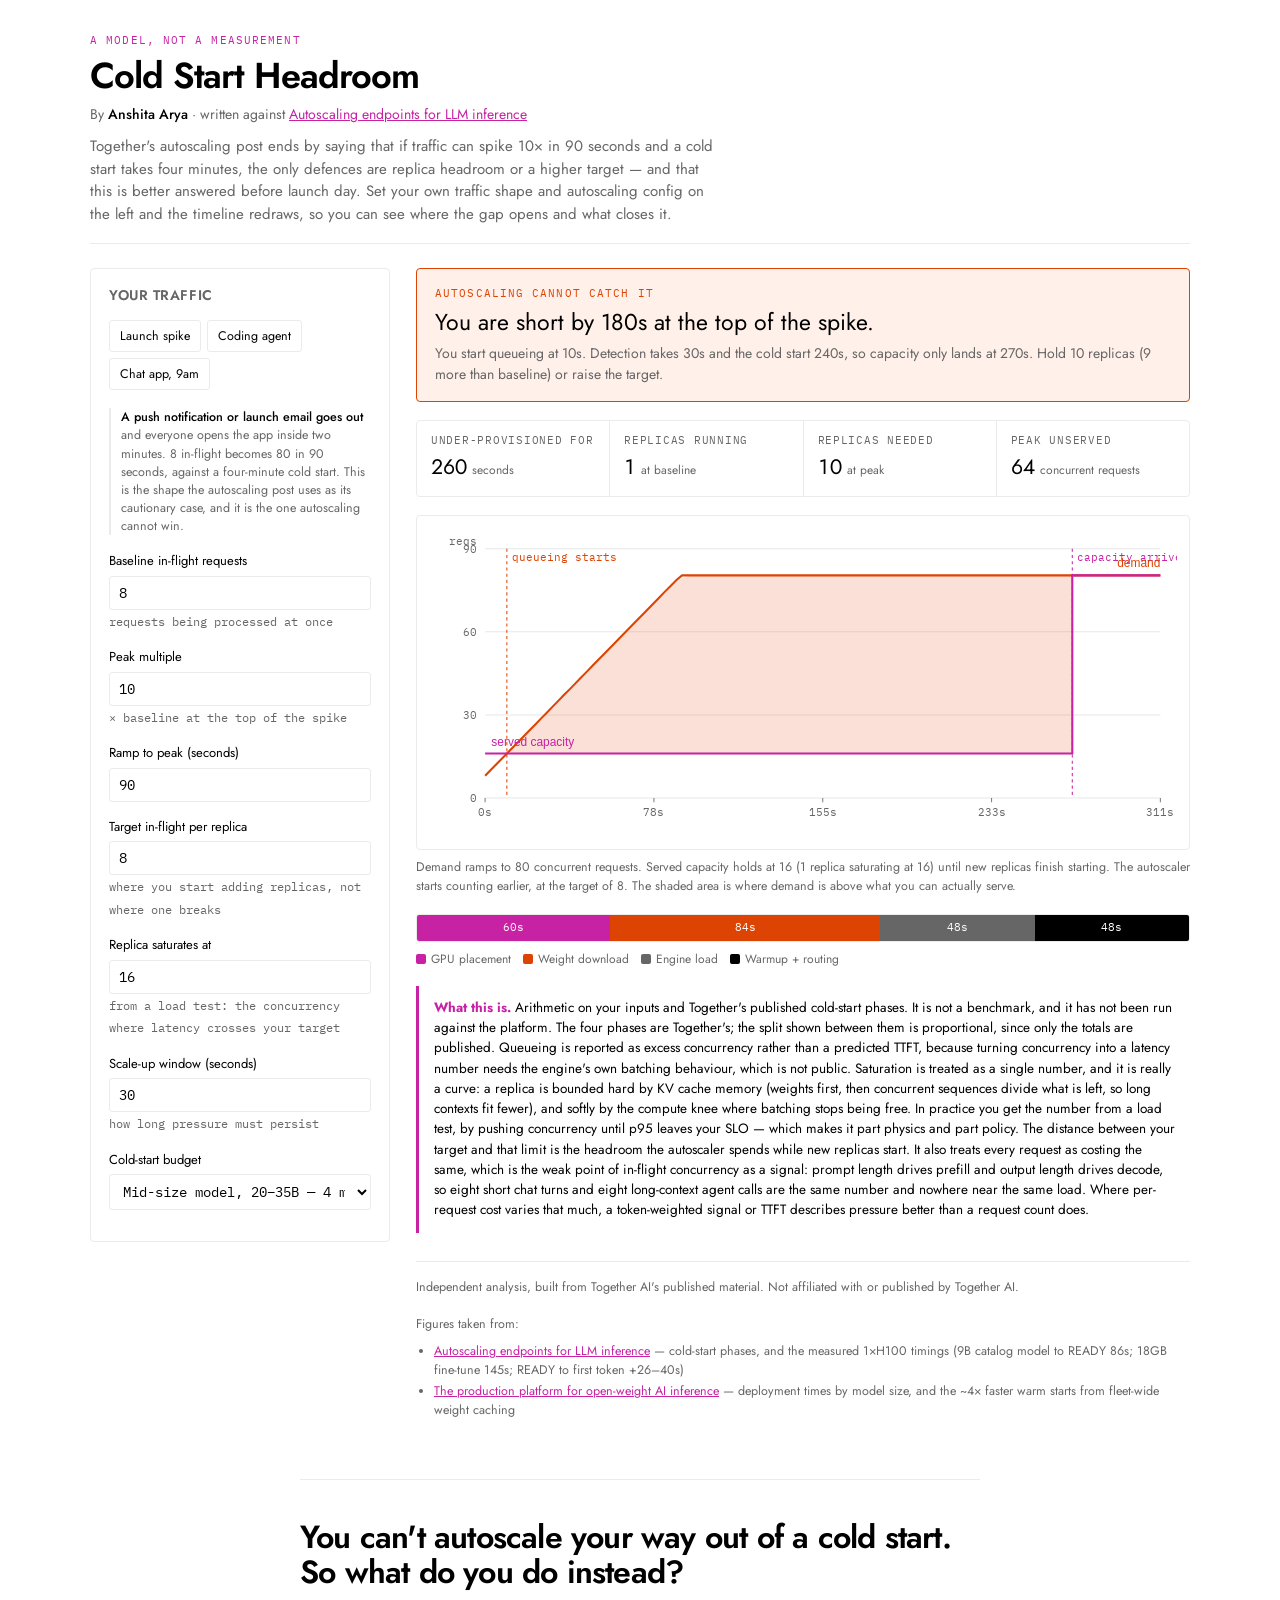
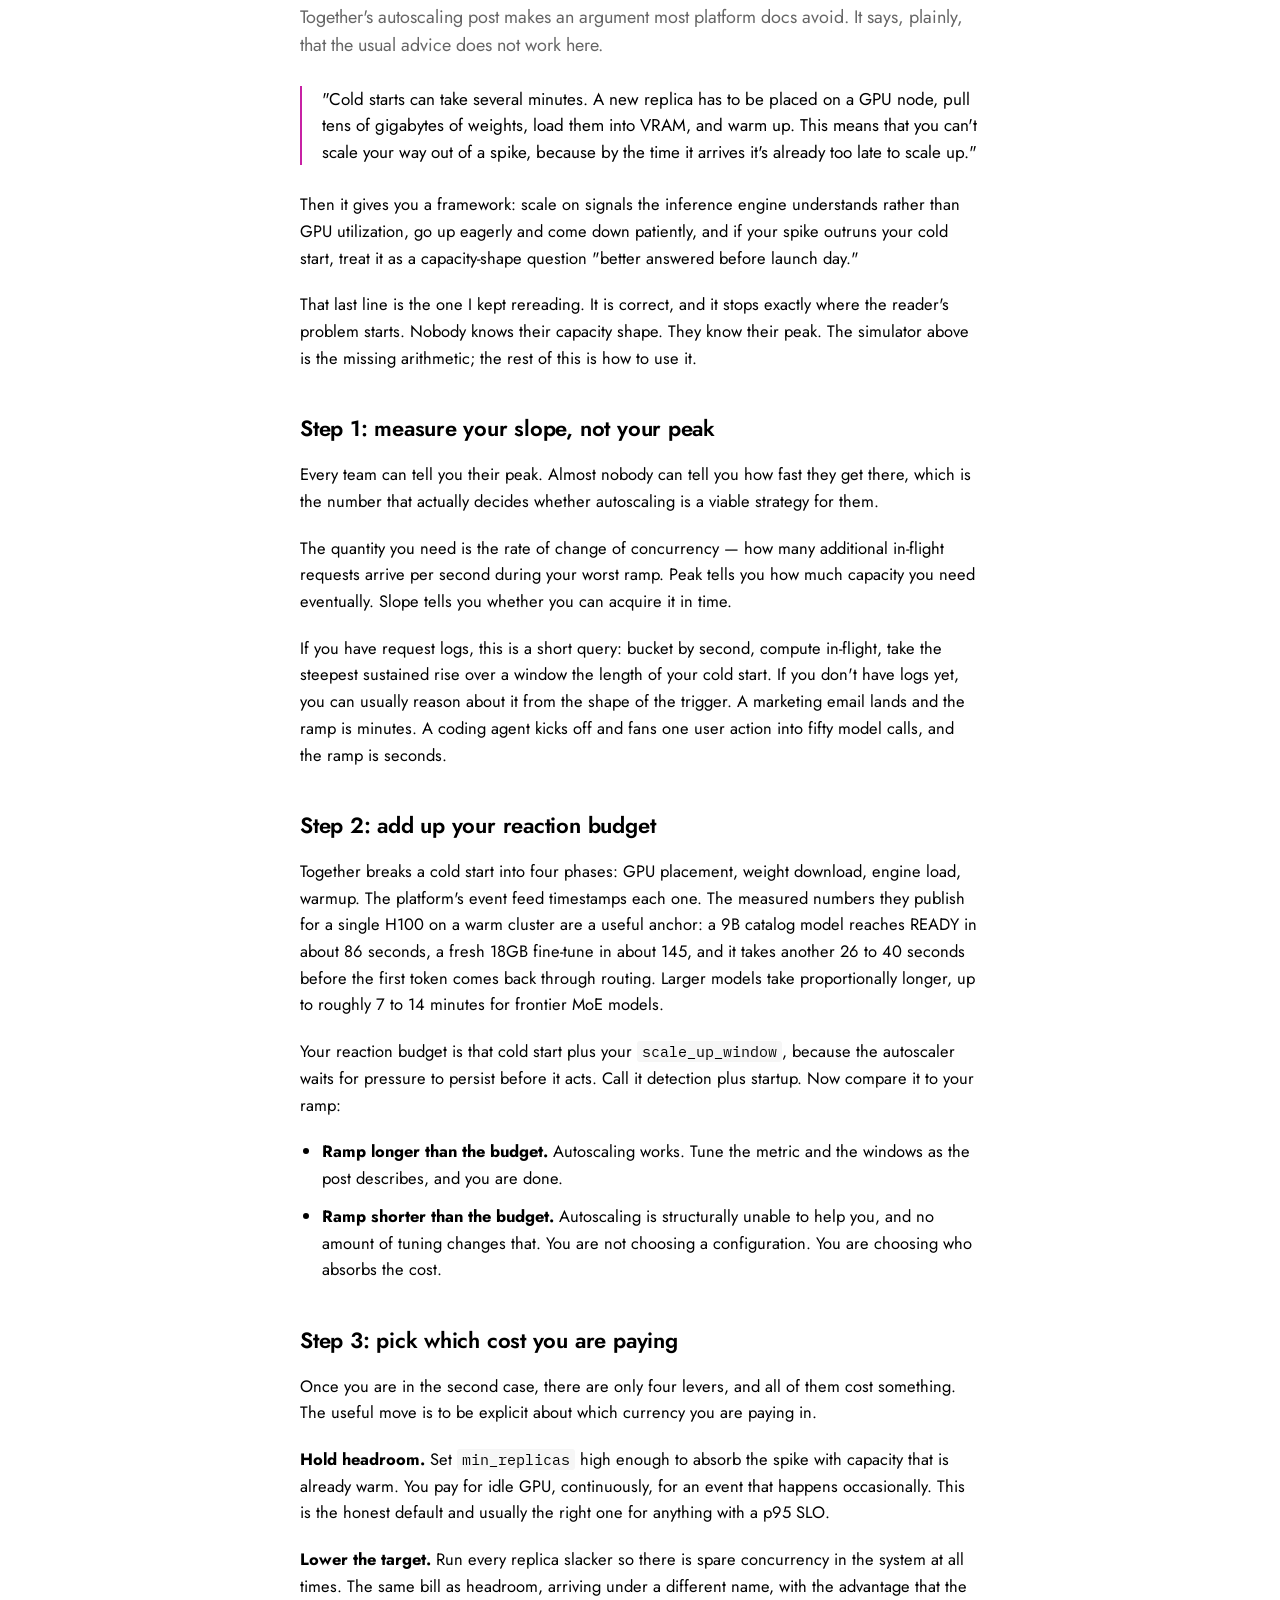
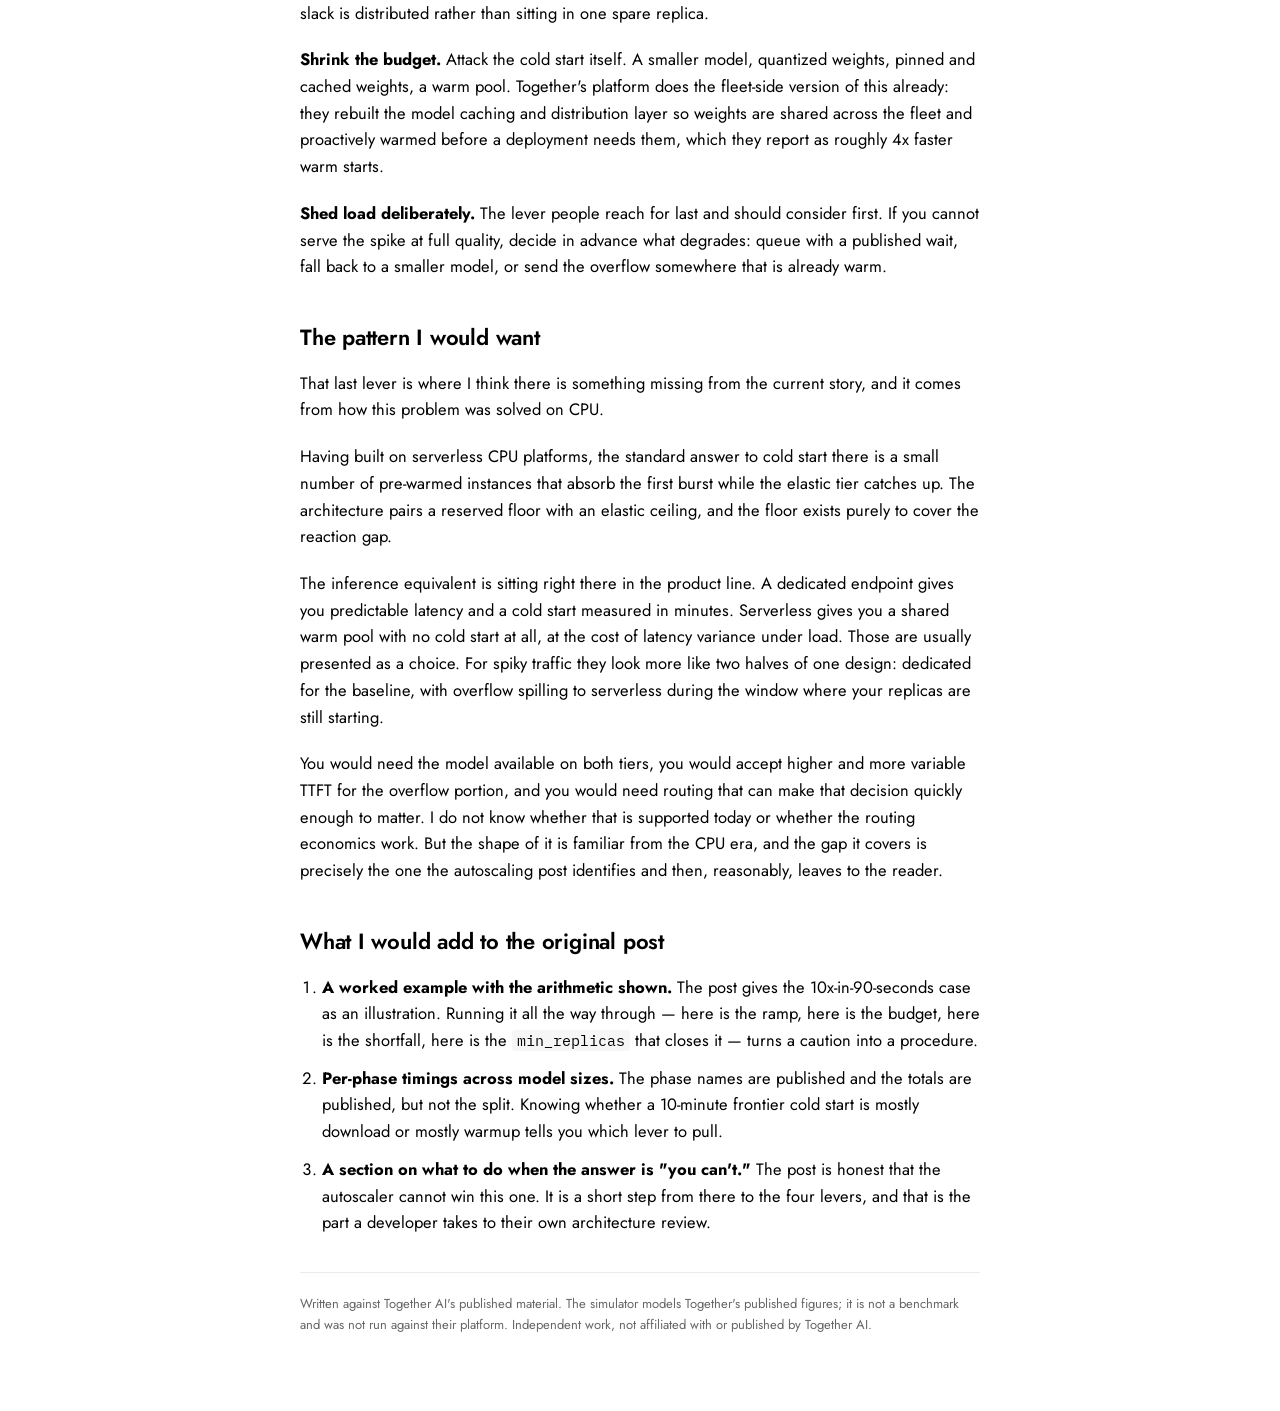
<file: sections/Cold Start Headroom.html>
<!doctype html><html><head><meta charset=utf8><meta name=viewport content="width=device-width,initial-scale=1,viewport-fit=cover"><style>:root{color-scheme:light;box-sizing:border-box;padding-top:env(safe-area-inset-top,0px);padding-bottom:env(safe-area-inset-bottom,0px)}html{scroll-padding-top:env(safe-area-inset-top,0px)}body{margin:0;padding:0;font:14px -apple-system,BlinkMacSystemFont,sans-serif;background:#fff;color:#000}img{max-width:100%}[hidden]:not([hidden=until-found i]){display:none!important}</style></head><body>
<title>Cold Start Headroom</title>
<meta name="claude:viewport-fit-sides" content="cover">
<link rel="preconnect" href="https://fonts.googleapis.com">
<link rel="preconnect" href="https://fonts.gstatic.com" crossorigin>
<link rel="stylesheet" href="https://fonts.googleapis.com/css2?family=IBM+Plex+Mono:wght@400;500&family=Jost:wght@400;500;600&display=swap">
<style>
  /* Layout: controls left, verdict + timeline right; stacks to one column on phones. */
  :root {
    --bg: #FFFFFF;
    --surface: #FFFFFF;
    --fg: #000000;
    --muted: #666666;
    --rule: #EBEBEB;
    --accent: #C721A4;
    --signal: #DD4302;
    --signal-soft: #FFF0E9;
    --ok: #16A34A;
    --ok-soft: #E8F5EC;
    --display: "Jost", "Century Gothic", system-ui, sans-serif;
    --body: "Jost", system-ui, -apple-system, sans-serif;
    --mono: "IBM Plex Mono", ui-monospace, Menlo, monospace;
  }
  /* Single light theme by choice: white canvas, black text, hairline borders. */

  body { background: var(--bg); color: var(--fg); font-family: var(--body); font-size: 15px; line-height: 1.5; margin: 0; }
  .wrap {
    max-width: 1100px; margin: 0 auto;
    padding-left: max(16px, env(safe-area-inset-left, 0px));
    padding-right: max(16px, env(safe-area-inset-right, 0px));
    padding-block: 32px 56px;
  }
  header { border-bottom: 1px solid var(--rule); padding-bottom: 18px; margin-bottom: 24px; }
  .eyebrow { font-family: var(--mono); font-size: 11px; letter-spacing: .1em; text-transform: uppercase; color: var(--accent); margin: 0 0 8px; }
  h1 { font-family: var(--display); font-weight: 600; font-size: clamp(26px, 4.5vw, 36px); line-height: 1.05; margin: 0 0 10px; letter-spacing: -.03em; }
  .standfirst { margin: 0; color: var(--muted); max-width: 70ch; }

  .cols { display: grid; grid-template-columns: 300px minmax(0, 1fr); gap: 26px; align-items: start; }
  @media (max-width: 760px) { .cols { grid-template-columns: 1fr; } }

  .panel { background: var(--surface); border: 1px solid var(--rule); border-radius: 4px; padding: 16px 18px; min-width: 0; }
  .panel h2 { font-family: var(--display); font-size: 14px; margin: 0 0 14px; letter-spacing: .04em; text-transform: uppercase; color: var(--muted); font-weight: 600; }

  .field { margin-bottom: 15px; }
  .field label { display: block; font-size: 13px; margin-bottom: 5px; }
  .field .hint { color: var(--muted); font-size: 11.5px; font-family: var(--mono); }
  input[type="number"], select {
    width: 100%; box-sizing: border-box; font-family: var(--mono); font-size: 14px;
    padding: 7px 9px; border: 1px solid var(--rule); border-radius: 3px;
    background: var(--bg); color: var(--fg);
  }
  input:focus-visible, select:focus-visible, button:focus-visible { outline: 2px solid var(--accent); outline-offset: 1px; }
  .presets { display: flex; flex-wrap: wrap; gap: 6px; margin-bottom: 18px; }
  .presets button {
    font-family: var(--body); font-size: 12.5px; padding: 6px 10px; cursor: pointer;
    background: var(--bg); color: var(--fg); border: 1px solid var(--rule); border-radius: 3px;
  }
  .presets button:hover { border-color: var(--accent); color: var(--accent); }
  .scenario { font-size: 12.5px; line-height: 1.45; color: var(--muted); border-left: 2px solid var(--rule);
    padding-left: 10px; margin: 0 0 16px; }
  .scenario b { color: var(--fg); font-weight: 500; }

  .verdict { border-radius: 4px; padding: 16px 18px; margin-bottom: 18px; border: 1px solid var(--rule); }
  .verdict.miss { background: var(--signal-soft); border-color: var(--signal); }
  .verdict.hit { background: var(--ok-soft); border-color: var(--ok); }
  .verdict .vlabel { font-family: var(--mono); font-size: 11px; letter-spacing: .1em; text-transform: uppercase; margin: 0 0 6px; }
  .verdict.miss .vlabel { color: var(--signal); }
  .verdict.hit .vlabel { color: var(--ok); }
  .verdict p.vmain { font-family: var(--display); font-size: clamp(18px, 2.6vw, 23px); margin: 0 0 6px; line-height: 1.25; }
  .verdict p.vsub { margin: 0; font-size: 14px; color: var(--muted); }

  .stats { display: grid; grid-template-columns: repeat(auto-fit, minmax(150px, 1fr)); gap: 1px; background: var(--rule); border: 1px solid var(--rule); border-radius: 4px; overflow: hidden; margin-bottom: 18px; }
  .stat { background: var(--surface); padding: 12px 14px; min-width: 0; }
  .stat .k { font-family: var(--mono); font-size: 10.5px; letter-spacing: .07em; text-transform: uppercase; color: var(--muted); display: block; margin-bottom: 4px; }
  .stat .v { font-family: var(--display); font-size: 21px; font-variant-numeric: tabular-nums; }
  .stat .u { font-size: 12px; color: var(--muted); font-family: var(--body); }

  figure { margin: 0 0 18px; }
  .chartbox { background: var(--surface); border: 1px solid var(--rule); border-radius: 4px; padding: 14px 12px 8px; overflow-x: auto; }
  .chartbox svg { display: block; width: 100%; min-width: 480px; height: auto; }
  figcaption { color: var(--muted); font-size: 12.5px; margin-top: 8px; }

  .phases { margin-bottom: 18px; }
  .phasebar { display: flex; height: 26px; border-radius: 3px; overflow: hidden; border: 1px solid var(--rule); }
  .phasebar div { display: flex; align-items: center; justify-content: center; font-family: var(--mono); font-size: 10.5px; color: var(--surface); min-width: 0; overflow: hidden; white-space: nowrap; }
  .phasekey { display: flex; flex-wrap: wrap; gap: 12px; margin-top: 8px; font-size: 12px; color: var(--muted); }
  .phasekey span { display: flex; align-items: center; gap: 5px; }
  .sw { width: 10px; height: 10px; border-radius: 2px; display: inline-block; }

  .note { border-left: 3px solid var(--accent); padding: 12px 15px; background: var(--surface); border-radius: 0 4px 4px 0; font-size: 13.5px; }
  .note strong { color: var(--accent); }
  footer { margin-top: 28px; padding-top: 16px; border-top: 1px solid var(--rule); font-size: 12.5px; color: var(--muted); }
  .post { max-width: 680px; margin: 56px auto 0; padding-top: 40px; border-top: 1px solid var(--rule); font-size: 16.5px; line-height: 1.62; }
  .post h2 { font-family: var(--display); font-weight: 600; font-size: 22px; letter-spacing: -.01em; margin: 40px 0 14px; }
  .post h2:first-child { margin-top: 0; font-size: clamp(24px, 4.5vw, 32px); line-height: 1.1; letter-spacing: -.025em; }
  .post p { margin: 0 0 20px; }
  .post .lede { font-size: 18px; color: var(--muted); line-height: 1.55; }
  .post blockquote { margin: 26px 0; padding: 0 0 0 20px; border-left: 2px solid var(--accent); font-size: 17px; line-height: 1.55; }
  .post blockquote p { margin: 0; }
  .post ul, .post ol { margin: 0 0 20px; padding-left: 22px; }
  .post li { margin-bottom: 11px; }
  .post code { font-family: var(--mono); font-size: .88em; background: #F6F6F6; padding: 1px 5px; border-radius: 3px; }
  .post a { color: var(--accent); }
  .post .end { margin-top: 36px; padding-top: 20px; border-top: 1px solid var(--rule); font-size: 13px; color: var(--muted); }
  footer a { color: var(--accent); }
  footer ul { margin: 8px 0 0; padding-left: 18px; }
  footer li { margin-bottom: 3px; }
</style>

<div class="wrap">
<header>
  <p class="eyebrow">A model, not a measurement</p>
  <h1>Cold Start Headroom</h1>
  <p style="margin:0 0 10px;font-size:14px;color:var(--muted)">By <b style="color:var(--fg);font-weight:500">Anshita Arya</b> &middot; written against <a href="https://www.together.ai/blog/autoscaling-endpoints-for-llm-inference" target="_blank" rel="noopener" style="color:var(--accent)">Autoscaling endpoints for LLM inference</a></p>
  <p class="standfirst">Together's autoscaling post ends by saying that if traffic can spike 10&times; in 90 seconds and a cold start takes four minutes, the only defences are replica headroom or a higher target &mdash; and that this is better answered before launch day. Set your own traffic shape and autoscaling config on the left and the timeline redraws, so you can see where the gap opens and what closes it.</p>
</header>

<div class="cols">
  <form class="panel" id="controls" autocomplete="off">
    <h2>Your traffic</h2>
    <div class="presets">
      <button type="button" data-preset="launch">Launch spike</button>
      <button type="button" data-preset="coding">Coding agent</button>
      <button type="button" data-preset="chat">Chat app, 9am</button>
    </div>
    <p class="scenario" id="scenario"></p>

    <div class="field">
      <label for="baseline">Baseline in-flight requests</label>
      <input type="number" id="baseline" min="1" max="10000" step="1" value="8">
      <span class="hint">requests being processed at once</span>
    </div>
    <div class="field">
      <label for="multiple">Peak multiple</label>
      <input type="number" id="multiple" min="1.1" max="200" step="0.5" value="10">
      <span class="hint">&times; baseline at the top of the spike</span>
    </div>
    <div class="field">
      <label for="ramp">Ramp to peak (seconds)</label>
      <input type="number" id="ramp" min="1" max="7200" step="5" value="90">
    </div>
    <div class="field">
      <label for="target">Target in-flight per replica</label>
      <input type="number" id="target" min="1" max="1000" step="1" value="8">
      <span class="hint">where you start adding replicas, not where one breaks</span>
    </div>
    <div class="field">
      <label for="cap">Replica saturates at</label>
      <input type="number" id="cap" min="1" max="2000" step="1" value="16">
      <span class="hint">from a load test: the concurrency where latency crosses your target</span>
    </div>
    <div class="field">
      <label for="window">Scale-up window (seconds)</label>
      <input type="number" id="window" min="0" max="900" step="5" value="30">
      <span class="hint">how long pressure must persist</span>
    </div>
    <div class="field">
      <label for="preset">Cold-start budget</label>
      <select id="preset">
        <option value="240">Mid-size model, 20&ndash;35B &mdash; 4 min</option>
        <option value="119">Catalog 9B, warm cluster &mdash; 119s</option>
        <option value="178">Custom 18GB fine-tune &mdash; 178s</option>
        <option value="300">Large 70B&ndash;235B &mdash; ~5 min</option>
        <option value="630">Frontier MoE &mdash; ~10.5 min</option>
        <option value="custom">Custom&hellip;</option>
      </select>
    </div>
    <div class="field" id="customwrap" hidden>
      <label for="cold">Cold start (seconds)</label>
      <input type="number" id="cold" min="1" max="3600" step="5" value="240">
    </div>
  </form>

  <div>
    <div class="verdict" id="verdict">
      <p class="vlabel" id="vlabel">Verdict</p>
      <p class="vmain" id="vmain"></p>
      <p class="vsub" id="vsub"></p>
    </div>

    <div class="stats">
      <div class="stat"><span class="k">Under-provisioned for</span><span class="v" id="s-gap"></span> <span class="u">seconds</span></div>
      <div class="stat"><span class="k">Replicas running</span><span class="v" id="s-now"></span> <span class="u">at baseline</span></div>
      <div class="stat"><span class="k">Replicas needed</span><span class="v" id="s-need"></span> <span class="u">at peak</span></div>
      <div class="stat"><span class="k">Peak unserved</span><span class="v" id="s-unserved"></span> <span class="u">concurrent requests</span></div>
    </div>

    <figure>
      <div class="chartbox" id="chartbox"></div>
      <figcaption id="capt"></figcaption>
    </figure>

    <div class="phases">
      <div class="phasebar" id="phasebar"></div>
      <div class="phasekey">
        <span><i class="sw" style="background:var(--accent)"></i>GPU placement</span>
        <span><i class="sw" style="background:var(--signal)"></i>Weight download</span>
        <span><i class="sw" style="background:var(--muted)"></i>Engine load</span>
        <span><i class="sw" style="background:var(--fg)"></i>Warmup + routing</span>
      </div>
    </div>

    <div class="note">
      <p style="margin:0"><strong>What this is.</strong> Arithmetic on your inputs and Together's published cold-start phases. It is not a benchmark, and it has not been run against the platform. The four phases are Together's; the split shown between them is proportional, since only the totals are published. Queueing is reported as excess concurrency rather than a predicted TTFT, because turning concurrency into a latency number needs the engine's own batching behaviour, which is not public. Saturation is treated as a single number, and it is really a curve: a replica is bounded hard by KV cache memory (weights first, then concurrent sequences divide what is left, so long contexts fit fewer), and softly by the compute knee where batching stops being free. In practice you get the number from a load test, by pushing concurrency until p95 leaves your SLO &mdash; which makes it part physics and part policy. The distance between your target and that limit is the headroom the autoscaler spends while new replicas start. It also treats every request as costing the same, which is the weak point of in-flight concurrency as a signal: prompt length drives prefill and output length drives decode, so eight short chat turns and eight long-context agent calls are the same number and nowhere near the same load. Where per-request cost varies that much, a token-weighted signal or TTFT describes pressure better than a request count does.</p>
    </div>

    <footer>
      Independent analysis, built from Together AI's published material. Not affiliated with or published by Together AI.
      <br><br>Figures taken from:
      <ul>
        <li><a href="https://www.together.ai/blog/autoscaling-endpoints-for-llm-inference" target="_blank" rel="noopener">Autoscaling endpoints for LLM inference</a> &mdash; cold-start phases, and the measured 1&times;H100 timings (9B catalog model to READY 86s; 18GB fine-tune 145s; READY to first token +26&ndash;40s)</li>
        <li><a href="https://www.together.ai/blog/the-production-platform-for-open-weight-ai-inference" target="_blank" rel="noopener">The production platform for open-weight AI inference</a> &mdash; deployment times by model size, and the ~4&times; faster warm starts from fleet-wide weight caching</li>
      </ul>
    </footer>
  </div>
</div>

<article class="post">
  <h2>You can't autoscale your way out of a cold start. So what do you do instead?</h2>

  <p class="lede">Together's autoscaling post makes an argument most platform docs avoid. It says, plainly, that the usual advice does not work here.</p>

  <blockquote><p>"Cold starts can take several minutes. A new replica has to be placed on a GPU node, pull tens of gigabytes of weights, load them into VRAM, and warm up. This means that you can't scale your way out of a spike, because by the time it arrives it's already too late to scale up."</p></blockquote>

  <p>Then it gives you a framework: scale on signals the inference engine understands rather than GPU utilization, go up eagerly and come down patiently, and if your spike outruns your cold start, treat it as a capacity-shape question "better answered before launch day."</p>

  <p>That last line is the one I kept rereading. It is correct, and it stops exactly where the reader's problem starts. Nobody knows their capacity shape. They know their peak. The simulator above is the missing arithmetic; the rest of this is how to use it.</p>

  <h2>Step 1: measure your slope, not your peak</h2>

  <p>Every team can tell you their peak. Almost nobody can tell you how fast they get there, which is the number that actually decides whether autoscaling is a viable strategy for them.</p>

  <p>The quantity you need is the rate of change of concurrency &mdash; how many additional in-flight requests arrive per second during your worst ramp. Peak tells you how much capacity you need eventually. Slope tells you whether you can acquire it in time.</p>

  <p>If you have request logs, this is a short query: bucket by second, compute in-flight, take the steepest sustained rise over a window the length of your cold start. If you don't have logs yet, you can usually reason about it from the shape of the trigger. A marketing email lands and the ramp is minutes. A coding agent kicks off and fans one user action into fifty model calls, and the ramp is seconds.</p>

  <h2>Step 2: add up your reaction budget</h2>

  <p>Together breaks a cold start into four phases: GPU placement, weight download, engine load, warmup. The platform's event feed timestamps each one. The measured numbers they publish for a single H100 on a warm cluster are a useful anchor: a 9B catalog model reaches READY in about 86 seconds, a fresh 18GB fine-tune in about 145, and it takes another 26 to 40 seconds before the first token comes back through routing. Larger models take proportionally longer, up to roughly 7 to 14 minutes for frontier MoE models.</p>

  <p>Your reaction budget is that cold start plus your <code>scale_up_window</code>, because the autoscaler waits for pressure to persist before it acts. Call it detection plus startup. Now compare it to your ramp:</p>

  <ul>
    <li><b>Ramp longer than the budget.</b> Autoscaling works. Tune the metric and the windows as the post describes, and you are done.</li>
    <li><b>Ramp shorter than the budget.</b> Autoscaling is structurally unable to help you, and no amount of tuning changes that. You are not choosing a configuration. You are choosing who absorbs the cost.</li>
  </ul>

  <h2>Step 3: pick which cost you are paying</h2>

  <p>Once you are in the second case, there are only four levers, and all of them cost something. The useful move is to be explicit about which currency you are paying in.</p>

  <p><b>Hold headroom.</b> Set <code>min_replicas</code> high enough to absorb the spike with capacity that is already warm. You pay for idle GPU, continuously, for an event that happens occasionally. This is the honest default and usually the right one for anything with a p95 SLO.</p>

  <p><b>Lower the target.</b> Run every replica slacker so there is spare concurrency in the system at all times. The same bill as headroom, arriving under a different name, with the advantage that the slack is distributed rather than sitting in one spare replica.</p>

  <p><b>Shrink the budget.</b> Attack the cold start itself. A smaller model, quantized weights, pinned and cached weights, a warm pool. Together's platform does the fleet-side version of this already: they rebuilt the model caching and distribution layer so weights are shared across the fleet and proactively warmed before a deployment needs them, which they report as roughly 4x faster warm starts.</p>

  <p><b>Shed load deliberately.</b> The lever people reach for last and should consider first. If you cannot serve the spike at full quality, decide in advance what degrades: queue with a published wait, fall back to a smaller model, or send the overflow somewhere that is already warm.</p>

  <h2>The pattern I would want</h2>

  <p>That last lever is where I think there is something missing from the current story, and it comes from how this problem was solved on CPU.</p>

  <p>Having built on serverless CPU platforms, the standard answer to cold start there is a small number of pre-warmed instances that absorb the first burst while the elastic tier catches up. The architecture pairs a reserved floor with an elastic ceiling, and the floor exists purely to cover the reaction gap.</p>

  <p>The inference equivalent is sitting right there in the product line. A dedicated endpoint gives you predictable latency and a cold start measured in minutes. Serverless gives you a shared warm pool with no cold start at all, at the cost of latency variance under load. Those are usually presented as a choice. For spiky traffic they look more like two halves of one design: dedicated for the baseline, with overflow spilling to serverless during the window where your replicas are still starting.</p>

  <p>You would need the model available on both tiers, you would accept higher and more variable TTFT for the overflow portion, and you would need routing that can make that decision quickly enough to matter. I do not know whether that is supported today or whether the routing economics work. But the shape of it is familiar from the CPU era, and the gap it covers is precisely the one the autoscaling post identifies and then, reasonably, leaves to the reader.</p>

  <h2>What I would add to the original post</h2>

  <ol>
    <li><b>A worked example with the arithmetic shown.</b> The post gives the 10x-in-90-seconds case as an illustration. Running it all the way through &mdash; here is the ramp, here is the budget, here is the shortfall, here is the <code>min_replicas</code> that closes it &mdash; turns a caution into a procedure.</li>
    <li><b>Per-phase timings across model sizes.</b> The phase names are published and the totals are published, but not the split. Knowing whether a 10-minute frontier cold start is mostly download or mostly warmup tells you which lever to pull.</li>
    <li><b>A section on what to do when the answer is "you can't."</b> The post is honest that the autoscaler cannot win this one. It is a short step from there to the four levers, and that is the part a developer takes to their own architecture review.</li>
  </ol>

  <p class="end">Written against Together AI's published material. The simulator models Together's published figures; it is not a benchmark and was not run against their platform. Independent work, not affiliated with or published by Together AI.</p>
</article>
</div>

<script>
(function () {
  var $ = function (id) { return document.getElementById(id); };
  var ids = ["baseline", "multiple", "ramp", "target", "cap", "window", "cold"];
  var presets = {
    launch: { baseline: 8, multiple: 10, ramp: 90, target: 8, cap: 16, window: 30, preset: "240" },
    coding: { baseline: 12, multiple: 25, ramp: 20, target: 6, cap: 12, window: 15, preset: "119" },
    chat:   { baseline: 20, multiple: 4, ramp: 1800, target: 8, cap: 16, window: 60, preset: "300" }
  };
  var scenarios = {
    launch: "<b>A push notification or launch email goes out</b> and everyone opens the app inside two minutes. 8 in-flight becomes 80 in 90 seconds, against a four-minute cold start. This is the shape the autoscaling post uses as its cautionary case, and it is the one autoscaling cannot win.",
    coding: "<b>A developer asks a coding agent to work across a repo</b> and the harness fans that single action into dozens of model calls with long contexts. 12 in-flight becomes 300 in about 20 seconds &mdash; faster than any replica can start, and each call is expensive enough that a replica saturates sooner. Only capacity already running helps here.",
    chat:   "<b>A business-hours support assistant</b>: short prompts, short answers, and everyone signing in between 8 and 9am. 20 in-flight becomes 80 across half an hour, which is slow enough that the autoscaler has time to react. This is the case the defaults are built for, and the one where tuning actually pays.",
    custom: "<b>Your own numbers.</b> The verdict below recalculates on every change, so you can find the point where the ramp outruns your reaction budget."
  };
  function setScenario(k) { $("scenario").innerHTML = scenarios[k]; }

  function num(id) { var v = parseFloat($(id).value); return isFinite(v) ? v : 0; }

  function coldStart() {
    var p = $("preset").value;
    return p === "custom" ? Math.max(1, num("cold")) : parseFloat(p);
  }

  function model() {
    var I0 = Math.max(1, num("baseline"));
    var M = Math.max(1.01, num("multiple"));
    var T = Math.max(1, num("ramp"));
    var C = Math.max(1, num("target"));
    var W = Math.max(0, num("window"));
    var B = coldStart();

    var L = Math.max(C, num("cap"));
    var Ipeak = I0 * M;
    var N0 = Math.max(1, Math.ceil(I0 / C));
    var Npeak = Math.ceil(Ipeak / C);
    var capNow = N0 * L;          // what the running replicas can actually serve
    var trigAt = N0 * C;          // where the autoscaler starts counting

    // demand(t): linear ramp from I0 to Ipeak over T, flat after
    var demand = function (t) { return t >= T ? Ipeak : I0 + (Ipeak - I0) * (t / T); };
    var crosses = function (v) { return Ipeak <= v ? Infinity : (v <= I0 ? 0 : T * (v - I0) / (Ipeak - I0)); };

    var tOverTarget = crosses(trigAt);          // autoscaler notices
    var tShort = crosses(capNow);               // requests actually start queueing
    var tTrigger = tOverTarget + W;
    var tArrive = tTrigger + B;

    var willQueue = isFinite(tShort);
    var caught = !willQueue || tArrive <= tShort;
    var gap = !willQueue ? 0 : Math.max(0, tArrive - tShort);

    var worstAt = !willQueue ? 0 : Math.min(tArrive, T);
    var unserved = !willQueue ? 0 : Math.max(0, demand(worstAt) - capNow);

    return { I0: I0, M: M, T: T, C: C, L: L, W: W, B: B, Ipeak: Ipeak, N0: N0, Npeak: Npeak,
             capNow: capNow, trigAt: trigAt, demand: demand, tExceed: tShort, tShort: tShort, tOverTarget: tOverTarget,
             tTrigger: tTrigger, tArrive: tArrive, caught: caught, gap: gap, unserved: unserved, willQueue: willQueue };
  }

  function fmt(n) { return n >= 100 ? Math.round(n).toLocaleString() : (Math.round(n * 10) / 10).toLocaleString(); }

  function chart(m) {
    var W = 720, H = 300, L = 54, R = 16, Tp = 18, Bt = 42;
    var pw = W - L - R, ph = H - Tp - Bt;
    var tMax = Math.max(m.T * 1.5, isFinite(m.tArrive) ? m.tArrive * 1.15 : m.T * 1.5, 30);
    var yMax = Math.max(m.Ipeak, m.Npeak * m.C) * 1.12;
    var x = function (t) { return L + (t / tMax) * pw; };
    var y = function (v) { return Tp + ph - (v / yMax) * ph; };

    var pts = [], i, t;
    for (i = 0; i <= 120; i++) { t = (tMax / 120) * i; pts.push(x(t).toFixed(1) + "," + y(m.demand(t)).toFixed(1)); }

    var arrive = isFinite(m.tArrive) ? Math.min(m.tArrive, tMax) : tMax;
    var capPath = "M" + x(0) + "," + y(m.capNow) + " L" + x(arrive) + "," + y(m.capNow) +
                  (isFinite(m.tArrive) && m.tArrive < tMax
                    ? " L" + x(arrive) + "," + y(m.Npeak * m.C) + " L" + x(tMax) + "," + y(m.Npeak * m.C)
                    : "");

    // shaded shortfall region
    var shade = "";
    if (isFinite(m.tExceed) && m.gap > 0) {
      var a = m.tExceed, b = Math.min(m.tArrive, tMax), top = [], bot = [], n = 40, tt;
      for (i = 0; i <= n; i++) { tt = a + (b - a) * (i / n); top.push(x(tt).toFixed(1) + "," + y(m.demand(tt)).toFixed(1)); }
      for (i = n; i >= 0; i--) { tt = a + (b - a) * (i / n); bot.push(x(tt).toFixed(1) + "," + y(m.capNow).toFixed(1)); }
      shade = '<polygon points="' + top.concat(bot).join(" ") + '" fill="var(--signal)" fill-opacity="0.16"/>';
    }

    var ticks = "", k, tv;
    for (k = 0; k <= 4; k++) {
      tv = (tMax / 4) * k;
      ticks += '<line x1="' + x(tv) + '" y1="' + (Tp + ph) + '" x2="' + x(tv) + '" y2="' + (Tp + ph + 4) + '" stroke="currentColor" stroke-width="1" opacity=".5"/>' +
               '<text x="' + x(tv) + '" y="' + (Tp + ph + 17) + '" text-anchor="middle" font-size="11" fill="var(--muted)" font-family="IBM Plex Mono, monospace">' + Math.round(tv) + 's</text>';
    }
    var ylab = "";
    for (k = 0; k <= 3; k++) {
      var yv = (yMax / 3) * k;
      ylab += '<line x1="' + L + '" y1="' + y(yv) + '" x2="' + (W - R) + '" y2="' + y(yv) + '" stroke="currentColor" stroke-width="1" opacity=".09"/>' +
              '<text x="' + (L - 8) + '" y="' + (y(yv) + 4) + '" text-anchor="end" font-size="11" fill="var(--muted)" font-family="IBM Plex Mono, monospace">' + Math.round(yv) + '</text>';
    }

    var marks = "";
    if (isFinite(m.tExceed) && m.tExceed <= tMax) {
      marks += '<line x1="' + x(m.tExceed) + '" y1="' + Tp + '" x2="' + x(m.tExceed) + '" y2="' + (Tp + ph) + '" stroke="var(--signal)" stroke-width="1" stroke-dasharray="3 3"/>' +
               '<text x="' + (x(m.tExceed) + 5) + '" y="' + (Tp + 12) + '" font-size="10.5" fill="var(--signal)" font-family="IBM Plex Mono, monospace">queueing starts</text>';
    }
    if (isFinite(m.tArrive) && m.tArrive <= tMax) {
      marks += '<line x1="' + x(m.tArrive) + '" y1="' + Tp + '" x2="' + x(m.tArrive) + '" y2="' + (Tp + ph) + '" stroke="var(--accent)" stroke-width="1" stroke-dasharray="3 3"/>' +
               '<text x="' + (x(m.tArrive) + 5) + '" y="' + (Tp + 12) + '" font-size="10.5" fill="var(--accent)" font-family="IBM Plex Mono, monospace">capacity arrives</text>';
    }

    $("chartbox").innerHTML =
      '<svg viewBox="0 0 ' + W + ' ' + H + '" role="img" aria-label="Demand rises to ' + Math.round(m.Ipeak) +
      ' concurrent requests while served capacity stays flat at ' + Math.round(m.capNow) +
      ' until new replicas arrive after ' + Math.round(m.B) + ' seconds of cold start.">' +
      '<g font-family="IBM Plex Sans, sans-serif">' + ylab + ticks + shade +
      '<polyline points="' + pts.join(" ") + '" fill="none" stroke="var(--signal)" stroke-width="2"/>' +
      '<path d="' + capPath + '" fill="none" stroke="var(--accent)" stroke-width="2"/>' +
      marks +
      '<text x="' + (L + 6) + '" y="' + (y(m.capNow) - 7) + '" font-size="11.5" fill="var(--accent)">served capacity</text>' +
      '<text x="' + (W - R) + '" y="' + (y(m.Ipeak) - 8) + '" text-anchor="end" font-size="11.5" fill="var(--signal)">demand</text>' +
      '<text x="' + (L - 8) + '" y="' + (Tp - 4) + '" text-anchor="end" font-size="10.5" fill="var(--muted)" font-family="IBM Plex Mono, monospace">reqs</text>' +
      '</g></svg>';
  }

  function phases(B) {
    // Published totals only; this split is proportional, as the post gives phase names but not a per-phase breakdown for every size.
    var parts = [
      { n: "placement", f: 0.25, c: "var(--accent)" },
      { n: "weights", f: 0.35, c: "var(--signal)" },
      { n: "engine load", f: 0.2, c: "var(--muted)" },
      { n: "warmup", f: 0.2, c: "var(--fg)" }
    ];
    $("phasebar").innerHTML = parts.map(function (p) {
      var s = Math.round(B * p.f);
      return '<div style="flex:' + p.f + ';background:' + p.c + '">' + s + 's</div>';
    }).join("");
  }

  function render() {
    var m = model();
    var v = $("verdict"), cls = m.caught ? "hit" : "miss";
    v.className = "verdict " + cls;
    $("vlabel").textContent = m.caught ? "Autoscaling catches it" : "Autoscaling cannot catch it";

    if (!m.willQueue) {
      $("vmain").textContent = "Your peak fits inside the capacity you already run.";
      $("vsub").textContent = "Demand peaks at " + Math.round(m.Ipeak) + " against " + Math.round(m.capNow) +
        " of serving capacity, so nothing queues — though you cross the target of " + m.C + " per replica and scale up anyway.";
    } else if (m.caught) {
      $("vmain").textContent = "New replicas arrive " + fmt(m.tShort - m.tArrive > 0 ? m.tShort - m.tArrive : 0) + "s before anything queues.";
      $("vsub").textContent = "You cross the target at " + Math.round(m.tOverTarget) + "s, capacity lands at " +
        Math.round(m.tArrive) + "s, and you would not have started queueing until " + Math.round(m.tShort) + "s.";
    } else {
      $("vmain").textContent = "You are short by " + fmt(m.tArrive - m.T) + "s at the top of the spike.";
      $("vsub").textContent = "You start queueing at " + Math.round(m.tShort) + "s. Detection takes " + Math.round(m.W) +
        "s and the cold start " + Math.round(m.B) + "s, so capacity only lands at " + fmt(m.tArrive) +
        "s. Hold " + m.Npeak + " replicas (" + (m.Npeak - m.N0) + " more than baseline) or raise the target.";
    }

    $("s-gap").textContent = Math.round(m.gap);
    $("s-now").textContent = m.N0;
    $("s-need").textContent = m.Npeak;
    $("s-unserved").textContent = Math.round(m.unserved);

    $("capt").textContent = "Demand ramps to " + Math.round(m.Ipeak) + " concurrent requests. Served capacity holds at " +
      Math.round(m.capNow) + " (" + m.N0 + " replica" + (m.N0 === 1 ? "" : "s") + " saturating at " + m.L +
      ") until new replicas finish starting. The autoscaler starts counting earlier, at the target of " + m.trigAt +
      ". The shaded area is where demand is above what you can actually serve.";

    chart(m);
    phases(m.B);
  }

  ids.forEach(function (id) { $(id).addEventListener("input", function () { setScenario("custom"); render(); }); });
  $("preset").addEventListener("change", function () {
    $("customwrap").hidden = $("preset").value !== "custom";
    render();
  });
  document.querySelectorAll(".presets button").forEach(function (b) {
    b.addEventListener("click", function () {
      var key = b.getAttribute("data-preset"), p = presets[key];
      Object.keys(p).forEach(function (k) { $(k).value = p[k]; });
      $("customwrap").hidden = $("preset").value !== "custom";
      setScenario(key);
      render();
    });
  });
  $("controls").addEventListener("submit", function (e) { e.preventDefault(); });

  setScenario("launch");
  render();
})();
</script>

</body></html>
</file>
